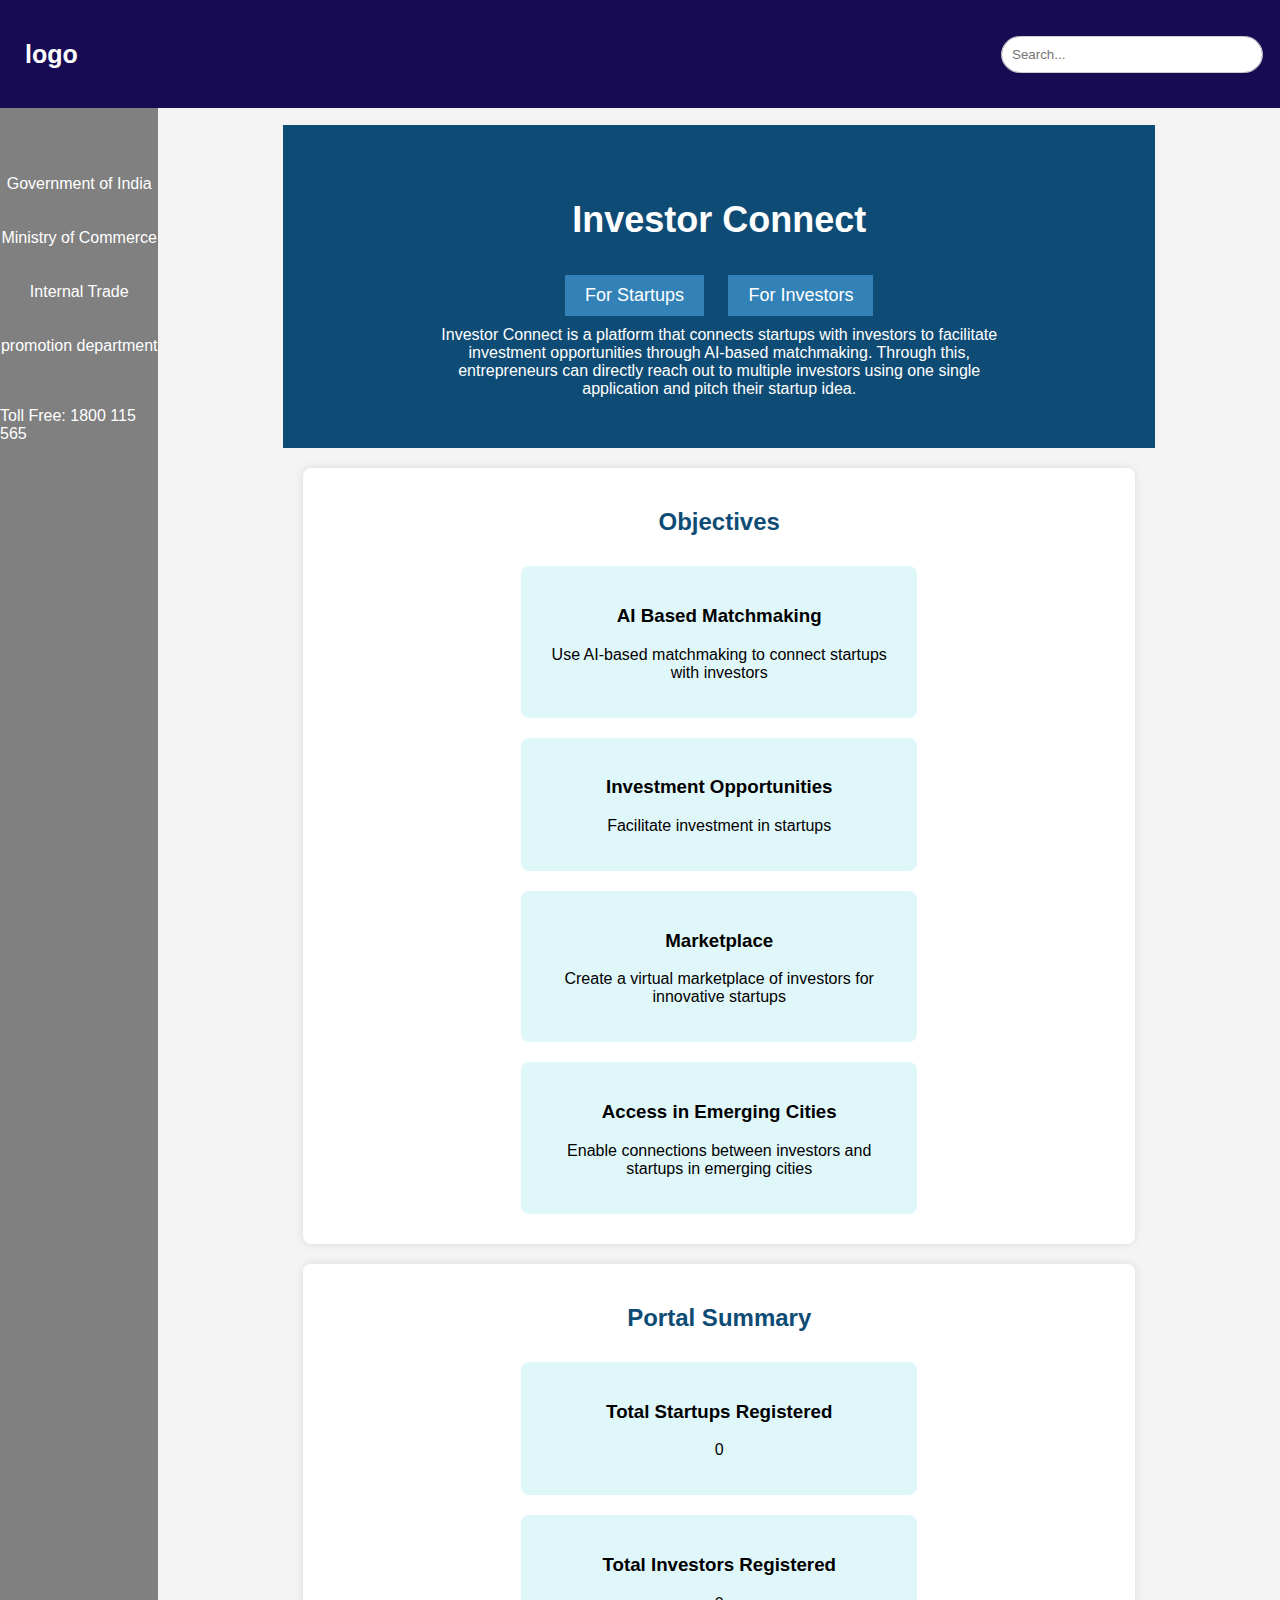
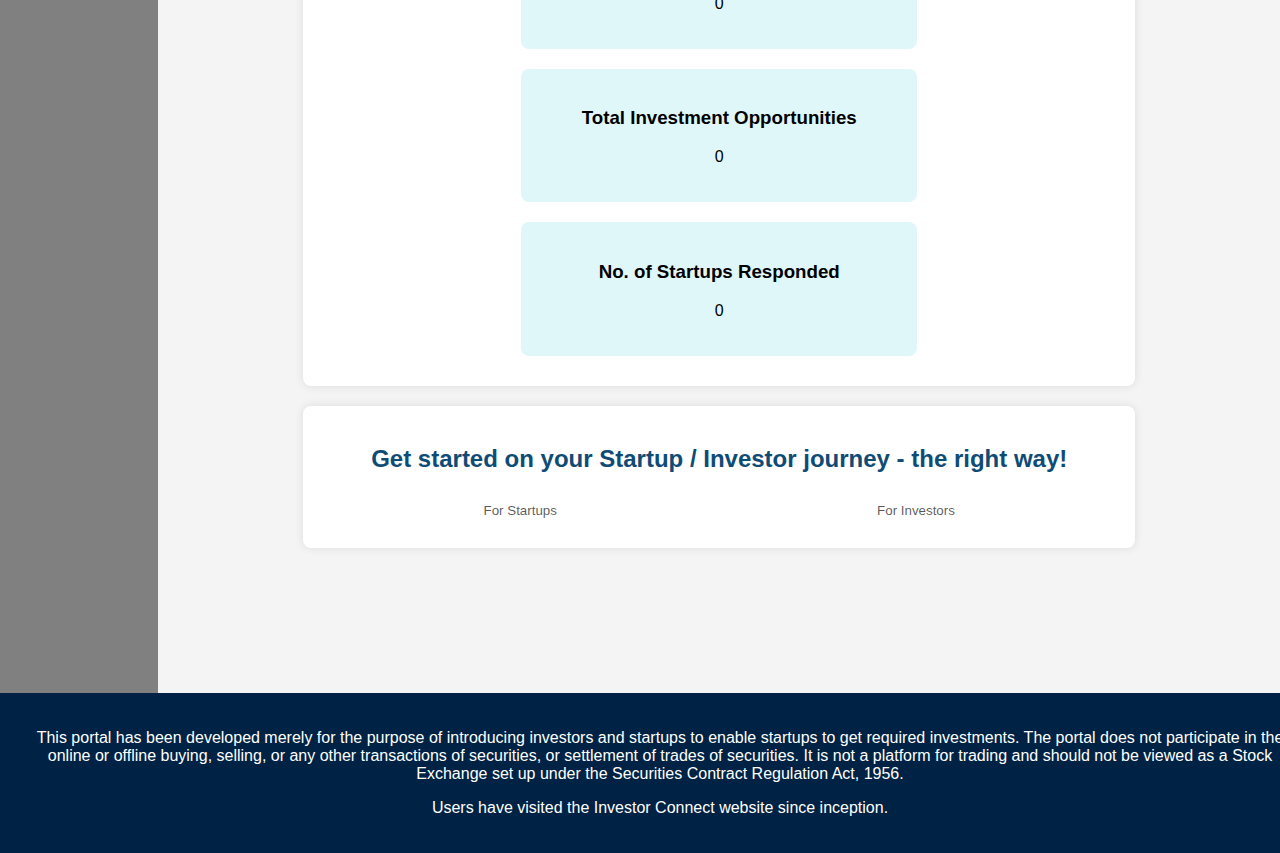
<file: Investor Page/investor.html>
<!DOCTYPE html>
<html lang="en">
<head>
    <meta charset="UTF-8">
    <meta name="viewport" content="width=device-width, initial-scale=1.0">
    <title> Investor Connect</title>
    <link rel="stylesheet" href="https://cdnjs.cloudflare.com/ajax/libs/font-awesome/6.6.0/css/all.min.css" integrity="sha512-Kc323vGBEqzTmouAECnVceyQqyqdsSiqLQISBL29aUW4U/M7pSPA/gEUZQqv1cwx4OnYxTxve5UMg5GT6L4JJg==" crossorigin="anonymous" referrerpolicy="no-referrer" />
    <link rel="stylesheet" href="investor.css">
</head>
<body><nav>
    <div class="nav-cont">
      <h1 class="logo">logo</h1>
      <ul class="nav-items">
        <a href="../Home Page/index.html">
          <i class="fa-solid fa-house"></i>
          <!-- <h1>Home</h1> -->
        </a>

        <a href="">
          <i class="fa-solid fa-building"></i>
          <!-- <h1>Startup_Management</h1> -->
        </a>

        <a href="">
          <i class="fa-solid fa-gamepad"></i>
          <!-- <h1>Startup</h1> -->
        </a>
        <a href="../Mentorship Page/mentorship.html">
          <i class="fa-solid fa-graduation-cap"></i>
          <!-- <h1>Mentorship</h1> -->
        </a>

        </a>
        <a href="../Investor Page/investor.html">
          <i class="fa-solid fa-briefcase"></i>
          <!-- <h1>Investors</h1> -->
        </a>
        <a href="../Opportunity Page/Opp.html">
          <i class="fa-solid fa-rocket"></i>
          <!-- <h1>Opportunities</h1> -->
        </a>
        <a href="../Message Page/message.html">
          <i class="fa-solid fa-comment"></i>
          <!-- <h1>Message</h1> -->
        </a>
        <a href="../Notifications Page/notifcation.html">
          <i class="fa-solid fa-bell"></i>
          <!-- <h1>Notifications</h1> -->
        </a>
        <a href="../Profile Page/profile.html">
          <i class="fa-solid fa-user"></i>
          <!-- <h1>Profile</h1> -->
        </a>
        <a href="../Job Page/job.html">
          <i class="fa-solid fa-magnifying-glass"></i>
          <!-- <h1>Job</h1> -->
        </a>

      </ul>
    </div>

    <div class="search-container">
      <form action="/search" method="GET">
        <input type="text" placeholder="Search..." name="search">
        <button><i class="fa-solid fa-magnifying-glass"></i></button>
      </form>
    </div>
  </nav>
    
    <div id="main-containner">
        <div class="top-bar">
            <div id="header-info">
                
                   <a href="#"> Government of India</a> <br><br>
                  
                    <a href="#"> Ministry of Commerce 
                     </a><br><br>
                        <a href="#">Internal Trade</a><br><br>
                    
                   <a href="#"> promotion department</a> <br><br>
                <p>Toll Free: 1800 115 565</p>
            </div>
        </div>
    

    <main>
        <section class="hero">
            <h1> Investor Connect</h1>
            <div class="buttons">
                <button>For Startups</button>
                <button>For Investors</button>
            </div>
            <p class="description"> Investor Connect is a platform that connects startups with investors to facilitate investment opportunities through AI-based matchmaking. Through this, entrepreneurs can directly reach out to multiple investors using one single application and pitch their startup idea.</p>
        </section>

        <section class="objectives">
            <h2>Objectives</h2>
            <div class="objective-list">
                <div class="objective">
                    <h3>AI Based Matchmaking</h3>
                    <p>Use AI-based matchmaking to connect startups with investors</p>
                </div>
                <div class="objective">
                    <h3>Investment Opportunities</h3>
                    <p>Facilitate investment in startups</p>
                </div>
                <div class="objective">
                    <h3>Marketplace</h3>
                    <p>Create a virtual marketplace of investors for innovative startups</p>
                </div>
                <div class="objective">
                    <h3>Access in Emerging Cities</h3>
                    <p>Enable connections between investors and startups in emerging cities</p>
                </div>
            </div>
        </section>

        <section class="portal-summary">
            <h2>Portal Summary</h2>
            <div class="summary-details">
                <div class="summary-item">
                    <h3>Total Startups Registered</h3>
                    <p>0</p>
                </div>
                <div class="summary-item">
                    <h3>Total Investors Registered</h3>
                    <p>0</p>
                </div>
                <div class="summary-item">
                    <h3>Total Investment Opportunities</h3>
                    <p>0</p>
                </div>
                <div class="summary-item">
                    <h3>No. of Startups Responded</h3>
                    <p>0</p>
                </div>
            </div>
        </section>

        <section class="cta">
            <h2>Get started on your Startup / Investor journey - the right way!</h2>
            <div class="cta-buttons">
                <button>For Startups</button>
                <button>For Investors</button>
            </div>
        </section>
    </main>
</div>

    <footer>
        <p>This portal has been developed merely for the purpose of introducing investors and startups to enable startups to get required investments. The portal does not participate in the online or offline buying, selling, or any other transactions of securities, or settlement of trades of securities. It is not a platform for trading and should not be viewed as a Stock Exchange set up under the Securities Contract Regulation Act, 1956.</p>
        <p>Users have visited the Investor Connect website since inception.</p>
    </footer>

    <script src="script.js"></script>
</body>
</html>
</file>
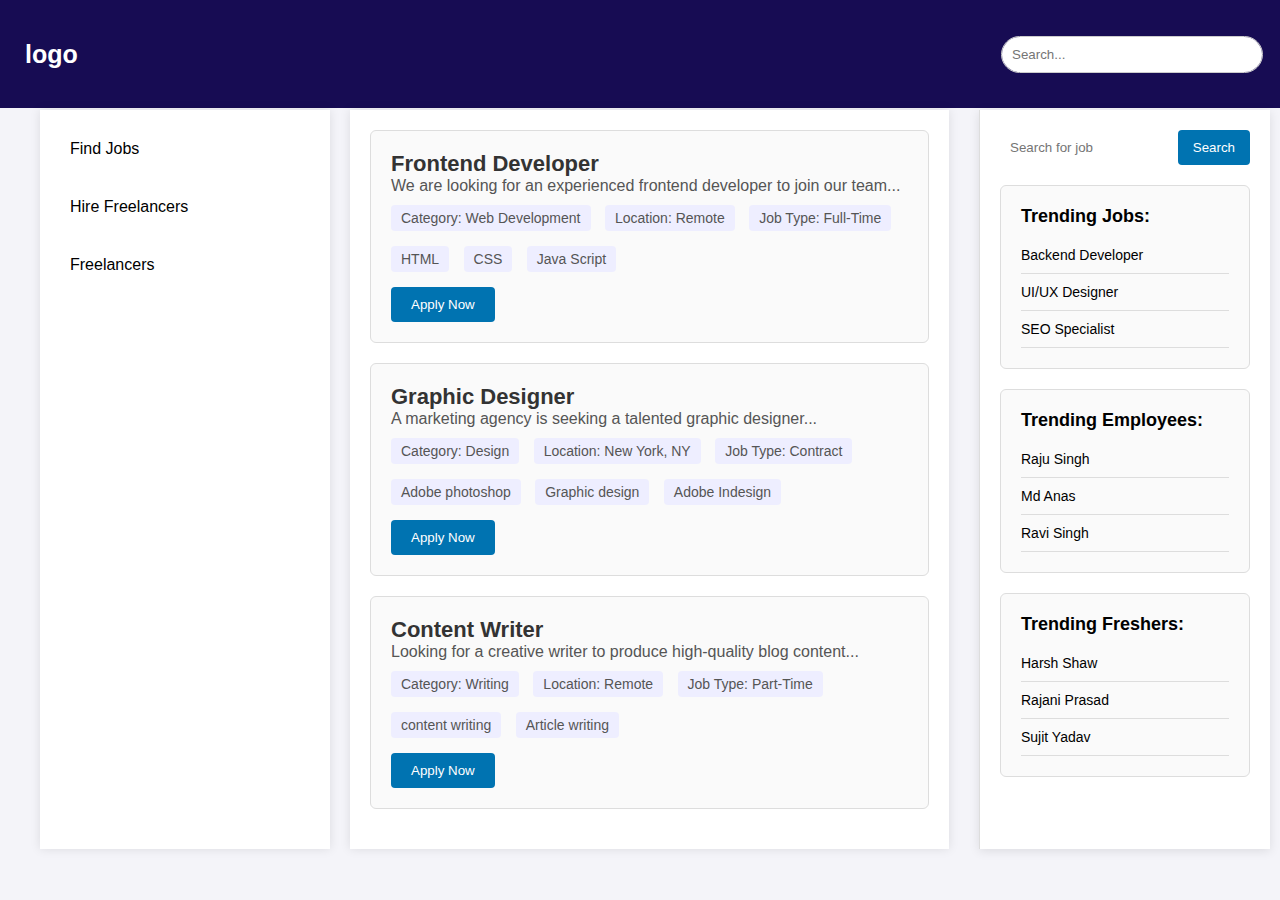
<file: Job Page/job.html>
<!DOCTYPE html>
<html lang="en">
<head>
    <meta charset="UTF-8">
    <meta name="viewport" content="width=device-width, initial-scale=1.0">
    <link rel="stylesheet" href="job.css">    
    <link rel="stylesheet" href="https://cdnjs.cloudflare.com/ajax/libs/font-awesome/6.6.0/css/all.min.css"
    integrity="sha512-Kc323vGBEqzTmouAECnVceyQqyqdsSiqLQISBL29aUW4U/M7pSPA/gEUZQqv1cwx4OnYxTxve5UMg5GT6L4JJg=="
    crossorigin="anonymous" referrerpolicy="no-referrer" />
    <title>Job Listings - Upwork Style</title>
</head>
<body>
    <nav>
        <div class="nav-cont">
            <h1 class="logo">logo</h1>
            <ul class="nav-items">
                <a href="../Home Page/index.html">
                    <i class="fa-solid fa-house"></i>
                    <!-- <h1>Home</h1> -->
                  </a>
          
                  <a href="">
                    <i class="fa-solid fa-building"></i>
                    <!-- <h1>Startup_Management</h1> -->
                  </a>
          
                  <a href="">
                    <i class="fa-solid fa-gamepad"></i>
                    <!-- <h1>Startup</h1> -->
                  </a>
                  <a href="../Mentorship Page/mentorship.html">
                    <i class="fa-solid fa-graduation-cap"></i>
                    <!-- <h1>Mentorship</h1> -->
                  </a>
          
                  </a>
                  <a href="../Investor Page/investor.html">
                    <i class="fa-solid fa-briefcase"></i>
                    <!-- <h1>Investors</h1> -->
                  </a>
                  <a href="../Opportunity Page/Opp.html">
                    <i class="fa-solid fa-rocket"></i>
                    <!-- <h1>Opportunities</h1> -->
                  </a>
                  <a href="../Message Page/message.html">
                    <i class="fa-solid fa-comment"></i>
                    <!-- <h1>Message</h1> -->
                  </a>
                  <a href="../Notifications Page/notifcation.html">
                    <i class="fa-solid fa-bell"></i>
                    <!-- <h1>Notifications</h1> -->
                  </a>
                  <a href="../Profile Page/profile.html">
                    <i class="fa-solid fa-user"></i>
                    <!-- <h1>Profile</h1> -->
                  </a>
                  <a href="../Job Page/job.html">
                    <i class="fa-solid fa-magnifying-glass"></i>
                    <!-- <h1>Job</h1> -->
                  </a>

            </ul>
        </div>

        <div class="search-container">
            <form action="/search" method="GET">
                <input type="text" placeholder="Search..." name="search">
                <button><i class="fa-solid fa-magnifying-glass"></i></button>
            </form>
        </div>
    </nav>

    <div class="container">
        <!-- Collapsible Sidebar with filters -->
        <aside class="sidebar">
            <!-- Find Jobs Section -->
            <div class="filter-section">
                <button class="toggle-btn" data-section="job-filters">Find Jobs</button>
                <div id="job-filters" class="sidebar-content collapsed">
                    <label for="job-category">Category:</label>
                    <select id="job-category">
                        <option value="all">All Categories</option>
                        <option value="webdev">Web Development</option>
                        <option value="design">Design</option>
                        <option value="writing">Writing</option>
                    </select>

                    <label for="job-location">Location:</label>
                    <input type="text" id="job-location" placeholder="Enter location...">

                    <label for="job-type">Job Type:</label>
                    <select id="job-type">
                        <option value="all">All Types</option>
                        <option value="fulltime">Full-Time</option>
                        <option value="parttime">Part-Time</option>
                        <option value="contract">Contract</option>
                    </select>
                </div>
            </div>

            <!-- Hire Freelancers Section -->
            <div class="filter-section">
                <button class="toggle-btn" data-section="hire-filters">Hire Freelancers</button>
                <div id="hire-filters" class="sidebar-content collapsed">
                    <label for="hire-category">Category:</label>
                    <select id="hire-category">
                        <option value="all">All Categories</option>
                        <option value="webdev">Web Development</option>
                        <option value="design">Design</option>
                        <option value="writing">Writing</option>
                    </select>

                    <label for="hire-location">Location:</label>
                    <input type="text" id="hire-location" placeholder="Enter location...">
                </div>
            </div>

            <!-- Freelancers Section -->
            <div class="filter-section">
                <button class="toggle-btn" data-section="freelancer-filters">Freelancers</button>
                <div id="freelancer-filters" class="sidebar-content collapsed">
                    <label for="freelancer-category">Category:</label>
                    <select id="freelancer-category">
                        <option value="all">All Categories</option>
                        <option value="webdev">Web Development</option>
                        <option value="design">Design</option>
                        <option value="writing">Writing</option>
                    </select>

                    <label for="freelancer-location">Location:</label>
                    <input type="text" id="freelancer-location" placeholder="Enter location...">
                </div>
            </div>
        </aside>

        <section class="job-listings">
            <div class="job-listing">
                <h3>Frontend Developer</h3>
                <p>We are looking for an experienced frontend developer to join our team...</p>
                <div class="job-details">
                    <span>Category: Web Development</span>
                    <span>Location: Remote</span>
                    <span>Job Type: Full-Time</span>
                </div>
                <div class="job-requiremens">
                    <span>HTML</span>
                    <span>CSS</span>
                    <span>Java Script</span>
                </div>
                <button class="apply-btn">Apply Now</button>
            </div>

            <div class="job-listing">
                <h3>Graphic Designer</h3>
                <p>A marketing agency is seeking a talented graphic designer...</p>
                <div class="job-details">
                    <span>Category: Design</span>
                    <span>Location: New York, NY</span>
                    <span>Job Type: Contract</span>
                </div>
                <div class="job-requiremens">
                    <span>Adobe photoshop</span>
                    <span>Graphic design</span>
                    <span>Adobe Indesign</span>
                </div>
                <button class="apply-btn">Apply Now</button>
            </div>

            <div class="job-listing">
                <h3>Content Writer</h3>
                <p>Looking for a creative writer to produce high-quality blog content...</p>
                <div class="job-details">
                    <span>Category: Writing</span>
                    <span>Location: Remote</span>
                    <span>Job Type: Part-Time</span>
                </div>
                <div class="job-requiremens">
                    <span>content writing</span>
                    <span>Article writing</span>
                </div>
                <button class="apply-btn">Apply Now</button>
            </div>
        </section>

                <!-- Right Section with Search and Trending Jobs -->
        <aside class="right-section">
            <div class="search">
                <input type="text" class="input" placeholder="Search for job">
                <button class="btn">Search</button>
            </div>
            <div class="trending">
                <h3>Trending Jobs:</h3>
                <ul>
                    <li>Backend Developer</li>
                    <li>UI/UX Designer</li>
                    <li>SEO Specialist</li>
                </ul>
            </div>
            <div class="trending">
                <h3>Trending Employees:</h3>
                <ul>
                    <li>Raju Singh</li>
                    <li>Md Anas</li>
                    <li>Ravi Singh</li>
                </ul>
            </div>
            <div class="trending">
                <h3>Trending Freshers:</h3>
                <ul>
                    <li>Harsh Shaw</li>
                    <li>Rajani Prasad</li>
                    <li>Sujit Yadav</li>
                </ul>
            </div>
        </aside>
    </div>


    <script>
        const toggleButtons = document.querySelectorAll('.toggle-btn');

        toggleButtons.forEach(button => {
            button.addEventListener('click', function() {
                const section = document.getElementById(this.dataset.section);
                section.classList.toggle('collapsed');
            });
        });
    </script>

</body>
</html>
</file>
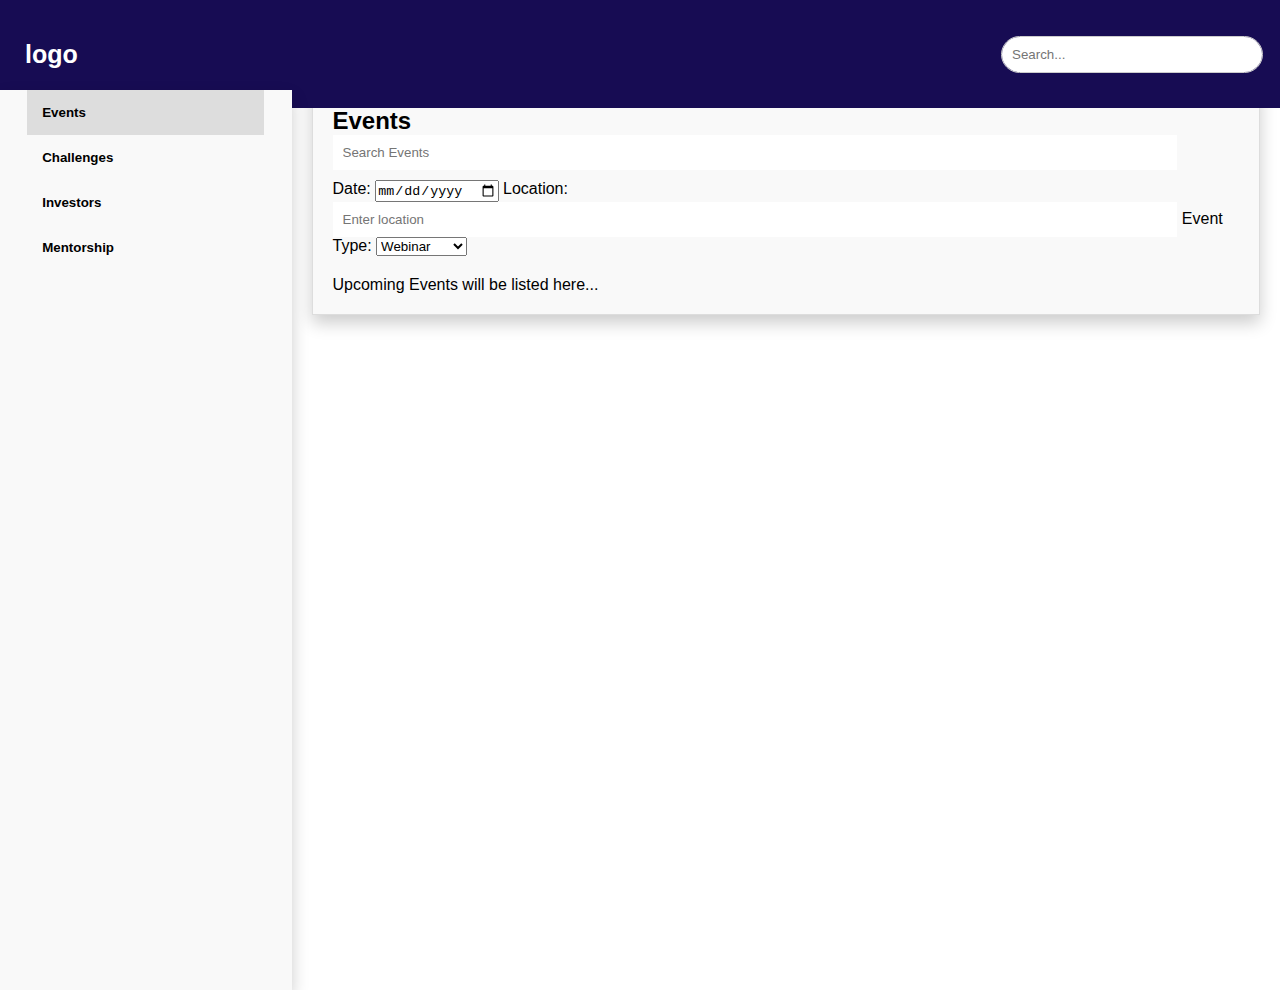
<file: Opportunity Page/Opp.html>
<!DOCTYPE html>
<html lang="en">

<head>
    <meta charset="UTF-8">
    <meta name="viewport" content="width=device-width, initial-scale=1.0">
    <title>Opportunity Page</title>
    <link rel="stylesheet" href="https://cdnjs.cloudflare.com/ajax/libs/font-awesome/6.6.0/css/all.min.css"
        integrity="sha512-Kc323vGBEqzTmouAECnVceyQqyqdsSiqLQISBL29aUW4U/M7pSPA/gEUZQqv1cwx4OnYxTxve5UMg5GT6L4JJg=="
        crossorigin="anonymous" referrerpolicy="no-referrer" />
    <link rel="stylesheet" href="Opp.css">
</head>

<body>

    <nav>
        <div class="nav-cont">
            <h1 class="logo">logo</h1>

            <ul class="nav-items">
                <a href="../Home Page/index.html">
                    <i class="fa-solid fa-house"></i>
                    <!-- <h1>Home</h1> -->
                </a>

                <a href="">
                    <i class="fa-solid fa-building"></i>
                    <!-- <h1>Startup_Management</h1> -->
                </a>

                <a href="">
                    <i class="fa-solid fa-gamepad"></i>
                    <!-- <h1>Startup</h1> -->
                </a>
                <a href="../Mentorship Page/mentorship.html">
                    <i class="fa-solid fa-graduation-cap"></i>
                    <!-- <h1>Mentorship</h1> -->
                </a>

                </a>
                <a href="../Investor Page/investor.html">
                    <i class="fa-solid fa-briefcase"></i>
                    <!-- <h1>Investors</h1> -->
                </a>
                <a href="../Opportunity Page/Opp.html">
                    <i class="fa-solid fa-rocket"></i>
                    <!-- <h1>Opportunities</h1> -->
                </a>
                <a href="../Message Page/message.html">
                    <i class="fa-solid fa-comment"></i>
                    <!-- <h1>Message</h1> -->
                </a>
                <a href="../Notifications Page/notifcation.html">
                    <i class="fa-solid fa-bell"></i>
                    <!-- <h1>Notifications</h1> -->
                </a>
                <a href="../Profile Page/profile.html">
                    <i class="fa-solid fa-user"></i>
                    <!-- <h1>Profile</h1> -->
                </a>
                <a href="../Job Page/job.html">
                    <i class="fa-solid fa-magnifying-glass"></i>
                    <!-- <h1>Job</h1> -->
                </a>
            </ul>
        </div>

        <div class="search-container">
            <form action="/search" method="GET">
                <input type="text" placeholder="Search..." name="search">
                <button><i class="fa-solid fa-magnifying-glass"></i></button>
            </form>
        </div>
    </nav>

    <!-- <div class="header">
    <h1>OPPORTUNITY</h1>
</div> -->

    <div class="container">
        <!-- Left-side navigation -->
        <div class="tabs">
            <button class="tab-link active" onclick="openTab(event, 'events')">Events</button>
            <button class="tab-link" onclick="openTab(event, 'challenges')">Challenges</button>
            <button class="tab-link" onclick="openTab(event, 'investors')">Investors</button>
            <button class="tab-link" onclick="openTab(event, 'mentorship')">Mentorship</button>
        </div>

        <!-- Right-side content -->
        <div class="content">
            <div id="events" class="tab-content active">
                <h2>Events</h2>
                <div class="search-bar">
                    <input type="text" placeholder="Search Events">
                </div>
                <div class="filter-section">
                    <label for="date">Date:</label>
                    <input type="date" id="date">
                    <label for="location">Location:</label>
                    <input type="text" id="location" placeholder="Enter location">
                    <label for="event-type">Event Type:</label>
                    <select id="event-type">
                        <option value="webinar">Webinar</option>
                        <option value="workshop">Workshop</option>
                        <option value="conference">Conference</option>
                    </select>
                </div>
                <p>Upcoming Events will be listed here...</p>
            </div>

            <div id="challenges" class="tab-content">
                <h2>Challenges</h2>
                <div class="search-bar">
                    <input type="text" placeholder="Search Challenges">
                </div>
                <div class="filter-section">
                    <label for="industry">Industry:</label>
                    <input type="text" id="industry" placeholder="Enter industry">
                    <label for="difficulty">Difficulty Level:</label>
                    <select id="difficulty">
                        <option value="easy">Easy</option>
                        <option value="medium">Medium</option>
                        <option value="hard">Hard</option>
                    </select>
                    <label for="deadline">Deadline:</label>
                    <input type="date" id="deadline">
                </div>
                <p>Ongoing and Upcoming Challenges will be listed here...</p>
            </div>

            <div id="investors" class="tab-content">
                <h2>Investors</h2>
                <div class="search-bar">
                    <input type="text" placeholder="Search Investors">
                </div>
                <div class="filter-section">
                    <label for="industry-focus">Industry Focus:</label>
                    <input type="text" id="industry-focus" placeholder="Enter industry focus">
                    <label for="investment-range">Investment Range:</label>
                    <input type="text" id="investment-range" placeholder="Enter investment range">
                    <label for="region">Region:</label>
                    <input type="text" id="region" placeholder="Enter region">
                </div>
                <p>Investor profiles will be listed here...</p>
            </div>

            <div id="mentorship" class="tab-content">
                <h2>Mentorship</h2>
                <div class="search-bar">
                    <input type="text" placeholder="Search Mentors">
                </div>
                <div class="filter-section">
                    <label for="expertise">Expertise Level:</label>
                    <select id="expertise">
                        <option value="beginner">Beginner</option>
                        <option value="intermediate">Intermediate</option>
                        <option value="expert">Expert</option>
                    </select>
                    <label for="availability">Availability:</label>
                    <input type="text" id="availability" placeholder="Enter availability">
                </div>
                <p>Mentor profiles will be listed here...</p>
            </div>
        </div>
    </div>

    <script>
        function openTab(event, tabName) {
            let i, tabcontent, tablinks;

            tabcontent = document.getElementsByClassName("tab-content");
            for (i = 0; i < tabcontent.length; i++) {
                tabcontent[i].style.display = "none";
            }

            tablinks = document.getElementsByClassName("tab-link");
            for (i = 0; i < tablinks.length; i++) {
                tablinks[i].className = tablinks[i].className.replace(" active", "");
            }

            document.getElementById(tabName).style.display = "block";
            event.currentTarget.className += " active";
        }

        // Set default tab to "Events"
        document.getElementById("events").style.display = "block";
    </script>

</body>

</html>
</file>
<file: Investor Page/investor.css>
body{font-family: Arial, sans-serif;
    margin: 0;
    padding: 0;
    background-color: #f4f4f4;
}
/* navigation bar */
ul,
li {
  text-decoration: none;
  list-style: none;
}

a {
  text-decoration: none;
  display: inline-block;
}

nav {
  width: 100%;
  background-color: #170c53;
  height: 12vh;
  display: flex;
  align-items: center;
  justify-content: center;
  position: fixed;
  top: 0;
}

nav .nav-cont {
  width: 95%;
  margin: 0 auto;
  display: flex;
  gap: 25%;
  align-items: center;
}

nav .nav-cont h1.logo {
  font-weight: 800;
  color: white;
  font-size: 25px;
  padding-left: 25px;
}

nav .nav-cont .nav-items a h1 {
  font-size: 16px;
  opacity: 0;
  color: white;
  font-weight: 400;
  transition: all 0.3s ease-in-out;
}

nav .nav-cont .nav-items {
  padding-top: 10px;
  display: flex;
  align-items: center;
  gap: 52px;
  text-align: center;
}

nav .nav-cont .nav-items a {
  display: flex;
  align-items: center;
  gap: 4px;
  flex-direction: column;
}

nav .nav-cont .nav-items a i {
  font-size: 25px;
  color: white;
}

.search-container {
  display: flex;
  width: 300px;
  padding-right: 17px;
  border-radius: 20px;
}

input[type="text"] {
  width: 91%;
  padding: 10px;
  border: none;
  outline: none;
}

button {
  padding: 10px;
  background-color: white;
  color: rgba(0, 0, 0, 0.662);
  border: none;
  cursor: pointer;
}

form {
  width: 260px;
  display: flex;
  border: 1px solid #ccc;
  border-radius: 25px;
  overflow: hidden;
}

.share {
  padding: 6px;
  border: 0.1px solid gray;
  border-radius: 25px;
}

.i {
  font-size: 30px;
}

button:hover {
  background-color: rgb(232, 214, 214);
}

 .top-bar {
    background-color:grey;
    color: white;
    text-align: start;
    padding-top: 175px;
    width: 350px;
  
    
    
    
}

.hero {
    background-color: #0f4c75;
    color: white;
    text-align: center;
    padding: 50px 20px;
}

.hero h1 {
    font-size: 36px;
}

.hero .buttons button {
    background-color: #3282b8;
    color: white;
    border: none;
    padding: 10px 20px;
    margin: 10px;
    cursor: pointer;
    font-size: 18px;
}

.hero .description {
    margin-top: 20px;
    max-width: 600px;
    margin: auto;
}

.objectives, .portal-summary, .cta {
    background-color: white;
    padding: 20px;
    margin: 20px;
    border-radius: 8px;
    box-shadow: 0 0 10px rgba(0, 0, 0, 0.1);
}

.objectives h2, .portal-summary h2, .cta h2 {
    text-align: center;
    color: #0f4c75;
}

.objective-list, .summary-details, .cta-buttons {
    display: flex;
    justify-content: space-around;
    flex-wrap: wrap;
    text-align: center;
    margin-top: 20px;
}

.objective, .summary-item {
    width: 45%;
    background-color: #e0f7fa;
    padding: 20px;
    margin: 10px;
    border-radius: 8px;
}

footer {
    background-color: #002244;
    color: white;
    text-align: center;
    padding: 20px;
    bottom: 0;
    width: 100%;
}
#main-containner{
    display: flex;
    flex-direction: row;
}
main{
    padding: 125px;
}
#header-info{
    display: flex;
    flex-direction: column;
    justify-content: center;
    align-items: center;
    
}
a{
    text-decoration: none;
    cursor: pointer;
    color:white;
    
}
a:hover{
  background-color:#f0f0f0;
  color: black;
}
</file>
<file: Job Page/job.css>
/* General styles */
* {
    margin: 0;
    padding: 0;
}
body {
 font-family: Arial, sans-serif;
 margin: 0;
 padding: 0;
 background-color: #f4f4f9;
 display: flex;
 justify-content: center;
}
ul,
li {
  text-decoration: none;
  list-style: none;
}

a {
  text-decoration: none;
  display: inline-block;
}

nav {
  width: 100%;
  background-color: #170c53;
  height: 12vh;
  display: flex;
  align-items: center;
  justify-content: center;
  position: absolute;
  top: 0;
}

nav .nav-cont {
  width: 95%;
  margin: 0 auto;
  display: flex;
  gap: 25%;
  align-items: center;
}

nav .nav-cont h1.logo {
  font-weight: 800;
  color: white;
  font-size: 25px;
  padding-left: 25px;
}

nav .nav-cont .nav-items a h1 {
  font-size: 16px;
  opacity: 0;
  color: white;
  font-weight: 400;
  transition: all 0.3s ease-in-out;
}

nav .nav-cont .nav-items {
  padding-top: 10px;
  display: flex;
  align-items: center;
  gap: 52px;
  text-align: center;
}

nav .nav-cont .nav-items a {
  display: flex;
  align-items: center;
  gap: 4px;
  flex-direction: column;
}

nav .nav-cont .nav-items a i {
  font-size: 25px;
  color: white;
}

.search-container {
  display: flex;
  width: 300px;
  padding-right: 17px;
  border-radius: 20px;
}

input[type="text"] {
  width: 91%;
  padding: 10px;
  border: none;
  outline: none;
}

button {
  padding: 10px;
  background-color: white;
  color: rgba(0, 0, 0, 0.662);
  border: none;
  cursor: pointer;
}

form {
  width: 260px;
  display: flex;
  border: 1px solid #ccc;
  border-radius: 25px;
  overflow: hidden;
}

.share {
  padding: 6px;
  border: 0.1px solid gray;
  border-radius: 25px;
}

.i {
  font-size: 30px;
}

button:hover {
  background-color: rgb(232, 214, 214);
}
.container {
  position: absolute;
  top: 10%;
 display: flex;
 width: 100%;
 max-width: 1200px;
 padding: 20px;
}


/* Sidebar styles */
.sidebar {
 width: 250px;
 background-color: #fff;
 padding: 20px;
 box-shadow: 0 0 10px rgba(0, 0, 0, 0.1);
 margin-right: 20px;
}

.filter-section {
 margin-bottom: 20px;
}

.filter-section label {
 display: block;
 font-weight: bold;
 margin-bottom: 5px;
}

.filter-section select,
.filter-section input {
 width: 100%;
 padding: 8px;
 margin-bottom: 10px;
 border: 1px solid #ddd;
 border-radius: 4px;
}

.toggle-btn {
 background-color: white;
 color: black;
 padding: 10px;
 width: 100%;
 border: none;
 text-align: left;
 cursor: pointer;
 border-radius: 4px;
 font-size: 16px;
}

.sidebar-content {
 margin-top: 10px;
}

.collapsed {
 display: none;
}

/* Job listings section */
.job-listings {
 flex-grow: 1;
 background-color: #fff;
 padding: 20px;
 box-shadow: 0 0 10px rgba(0, 0, 0, 0.1);
}

.job-listing {
 background-color: #fafafa;
 padding: 20px;
 margin-bottom: 20px;
 border-radius: 6px;
 border: 1px solid #ddd;
 transition: box-shadow 0.3s ease;
}

.job-listing:hover {
 box-shadow: 0 0 15px rgba(0, 0, 0, 0.15);
}

.job-listing h3 {
 margin-top: 0;
 font-size: 22px;
 color: #333;
}

.job-listing p {
 font-size: 16px;
 color: #555;
}

.job-details,
.job-requiremens {
 margin: 10px 0;
}

.job-details span,
.job-requiremens span {
 display: inline-block;
 background-color: #eef;
 padding: 5px 10px;
 margin-right: 10px;
 margin-bottom: 5px;
 font-size: 14px;
 color: #555;
 border-radius: 4px;
}

.apply-btn {
 background-color: #0073b1;
 color: white;
 border: none;
 padding: 10px 20px;
 border-radius: 4px;
 cursor: pointer;
 transition: background-color 0.3s ease;
}

.apply-btn:hover {
 background-color: #0073b1;
}
/* Right Section Styles */
.right-section {
 width: 250px;
 padding: 20px;
 position: relative;
 left: 30px;
 background-color: #fff;
 border-left: 1px solid #ddd;
 box-shadow: 0 2px 10px rgba(0, 0, 0, 0.1);
}

.search {
 display: flex;
 gap: 10px;
 margin-bottom: 20px;
 
}

.input {
 flex: 1;
 padding: 10px;
 border: 1px solid #ddd;
 border-radius: 4px;
}

.btn {
 padding: 10px 15px;
 background-color: #0073b1;
 color: white;
 border: none;
 border-radius: 4px;
 cursor: pointer;
}

.btn:hover {
 background-color: #0056b3;
}

.trending{
 background-color: #fafafa;
 padding: 20px;
 margin-bottom: 20px;
 border-radius: 6px;
 border: 1px solid #ddd;
 margin-top: 20px;
}

.trending h3 {
 font-size: 18px;
 margin-bottom: 10px;
}

.trending ul {
 list-style-type: none;
}

.trending li {
 font-size: 14px;
 padding: 10px 0;
 border-bottom: 1px solid #ddd;
}

.trending li:hover {
 background-color: #f4f4f4;
}


/* Responsive Design */
@media screen and (max-width: 768px) {
 .container {
     flex-direction: column;
 }

 .sidebar {
     width: 100%;
     margin-bottom: 20px;
 }

 .job-listings {
     width: 100%;
 }
}
</file>
<file: Opportunity Page/Opp.css>
* {
    margin: 0;
    padding: 0;
}

body {
    font-family: Arial, sans-serif;
    margin: 0;
    padding: 0;
    background-color: #fff;
    box-sizing: border-box;
}
ul,
li {
 text-decoration: none;
 list-style: none;
}

a {
 text-decoration: none;
 display: inline-block;
}

nav {
 width: 100%;
 background-color: #170c53;
 height: 12vh;
 display: flex;
 align-items: center;
 justify-content: center;
 position: absolute;
 top: 0;
}

nav .nav-cont {
 width: 95%;
 margin: 0 auto;
 display: flex;
 gap: 25%;
 align-items: center;
}

nav .nav-cont h1.logo {
 font-weight: 800;
 color: white;
 font-size: 25px;
 padding-left: 25px;
}

nav .nav-cont .nav-items a h1 {
 font-size: 16px;
 opacity: 0;
 color: white;
 font-weight: 400;
 transition: all 0.3s ease-in-out;
}

nav .nav-cont .nav-items {
 padding-top: 10px;
 display: flex;
 align-items: center;
 gap: 52px;
 text-align: center;
}

nav .nav-cont .nav-items a {
 display: flex;
 align-items: center;
 gap: 4px;
 flex-direction: column;
}

nav .nav-cont .nav-items a i {
 font-size: 25px;
 color: white;
}

.search-container {
 display: flex;
 width: 300px;
 padding-right: 17px;
 border-radius: 20px;
}

input[type="text"] {
 width: 91%;
 padding: 10px;
 border: none;
 outline: none;
}

button {
 padding: 10px;
 background-color: white;
 color: rgba(0, 0, 0, 0.662);
 border: none;
 cursor: pointer;
}

form {
 width: 260px;
 display: flex;
 border: 1px solid #ccc;
 border-radius: 25px;
 overflow: hidden;
}

.share {
 padding: 6px;
 border: 0.1px solid gray;
 border-radius: 25px;
}

.i {
 font-size: 30px;
}

button:hover {
 background-color: rgb(232, 214, 214);
}
.header{
    background-color: #2c0069;
    color: #fff;
    padding: 20px;
    text-align: center;
}
.container {
    display: flex;
}
.tabs {
    background-color: #f9f9f9;
    color: grey;
    width: 20%;
    height: 100vh;
    display: flex;
    flex-direction: column;
    padding: 0 1.7rem;
    margin-top: 7%;
    min-width: 200px;
    box-shadow: 0px 8px 16px rgba(0,0,0,0.2);
    z-index: 1;
}
.tabs button {
    background-color: #f9f9f9;
    color :#000;
    padding: 15px;
    border: none;
    cursor: pointer;
    text-align: left;
    width: 100%;
    font-weight: bold;
    display: block;

}
.tabs button:hover {
    background-color: #ddd;
}
.tabs button.active {
    background-color: #ddd;
}
.content {
    width: 80%;
    padding: 20px;
}
.tab-content {
    display: none;
    padding: 20px;
    background-color: #f9f9f9;
    border: 1px solid #ddd;
    box-shadow: 0px 8px 16px rgba(0,0,0,0.2);
    z-index: 1;
    margin-top: 7%;
    min-width: 200px;  
}
.tab-content.active {
    display: block;
}
.filter-section {
    margin-bottom: 20px;
}
.search-bar {
    margin-bottom: 10px;
}
</file>
